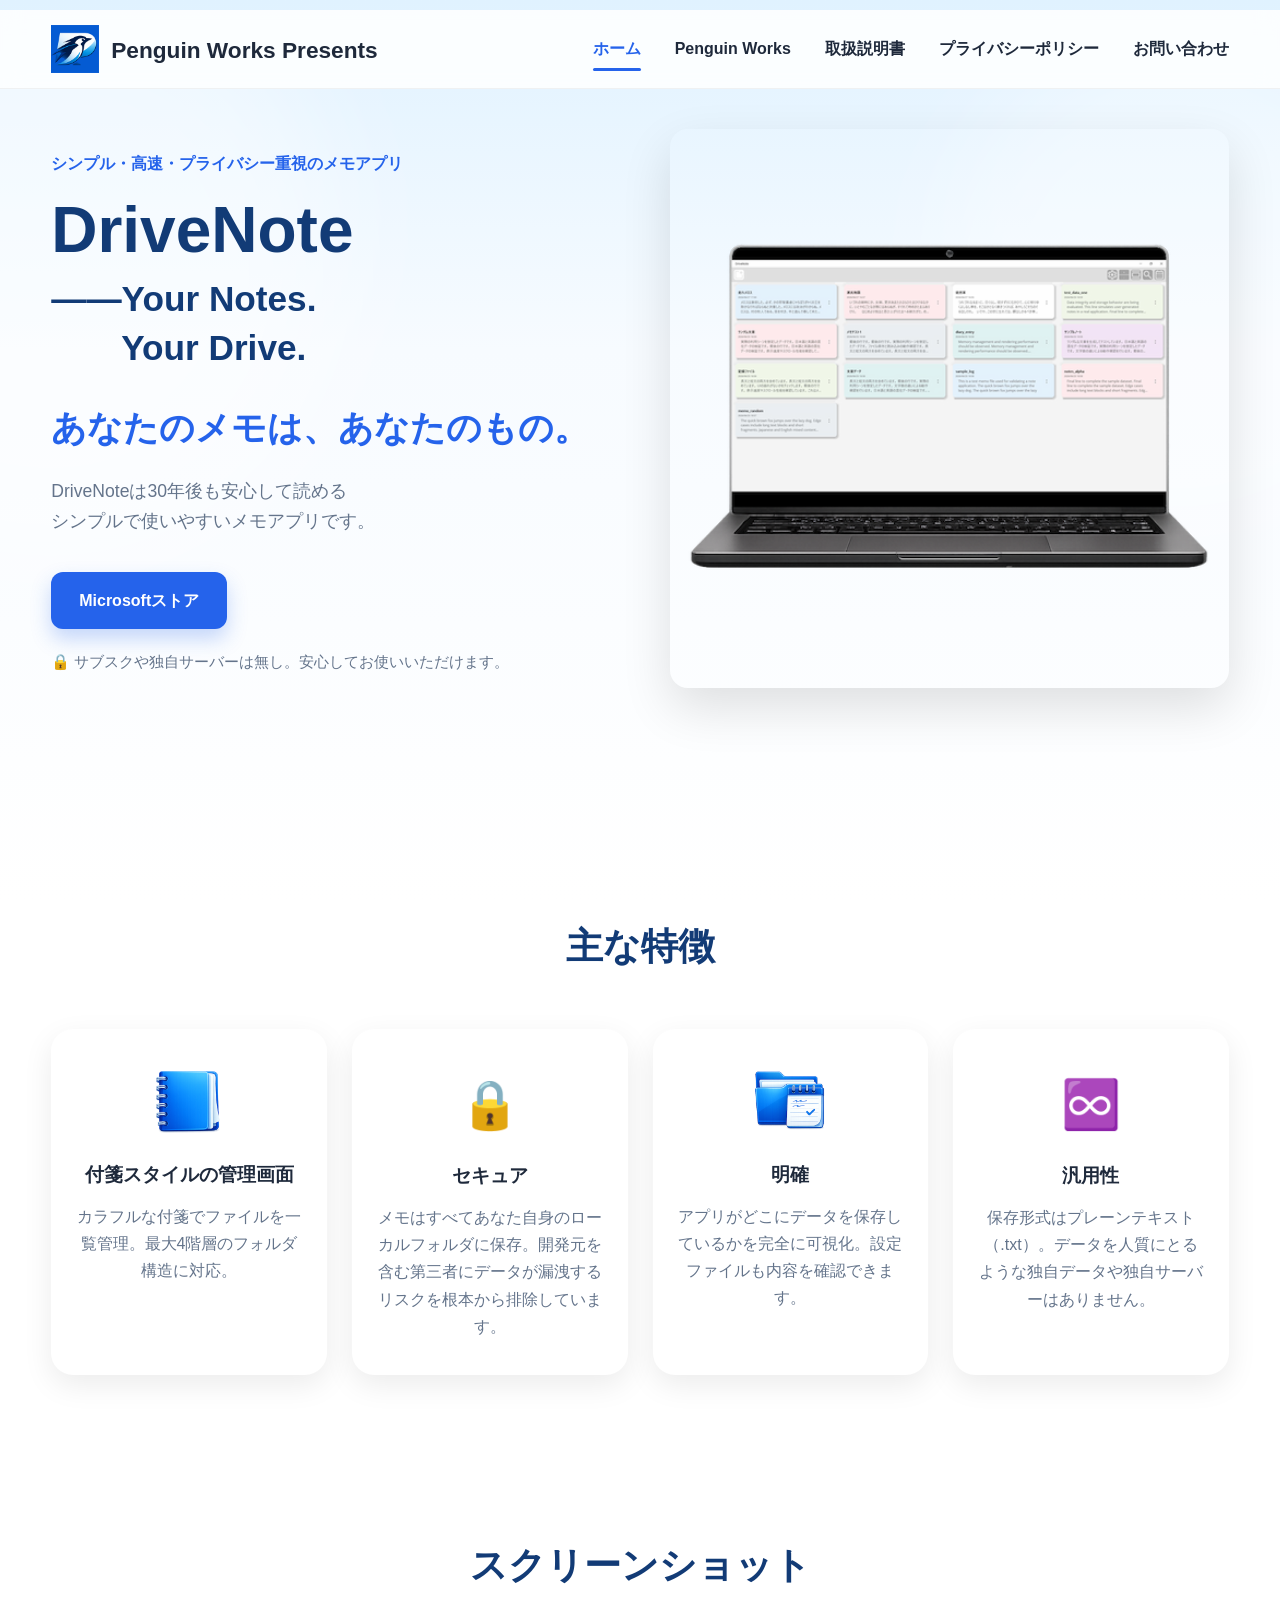
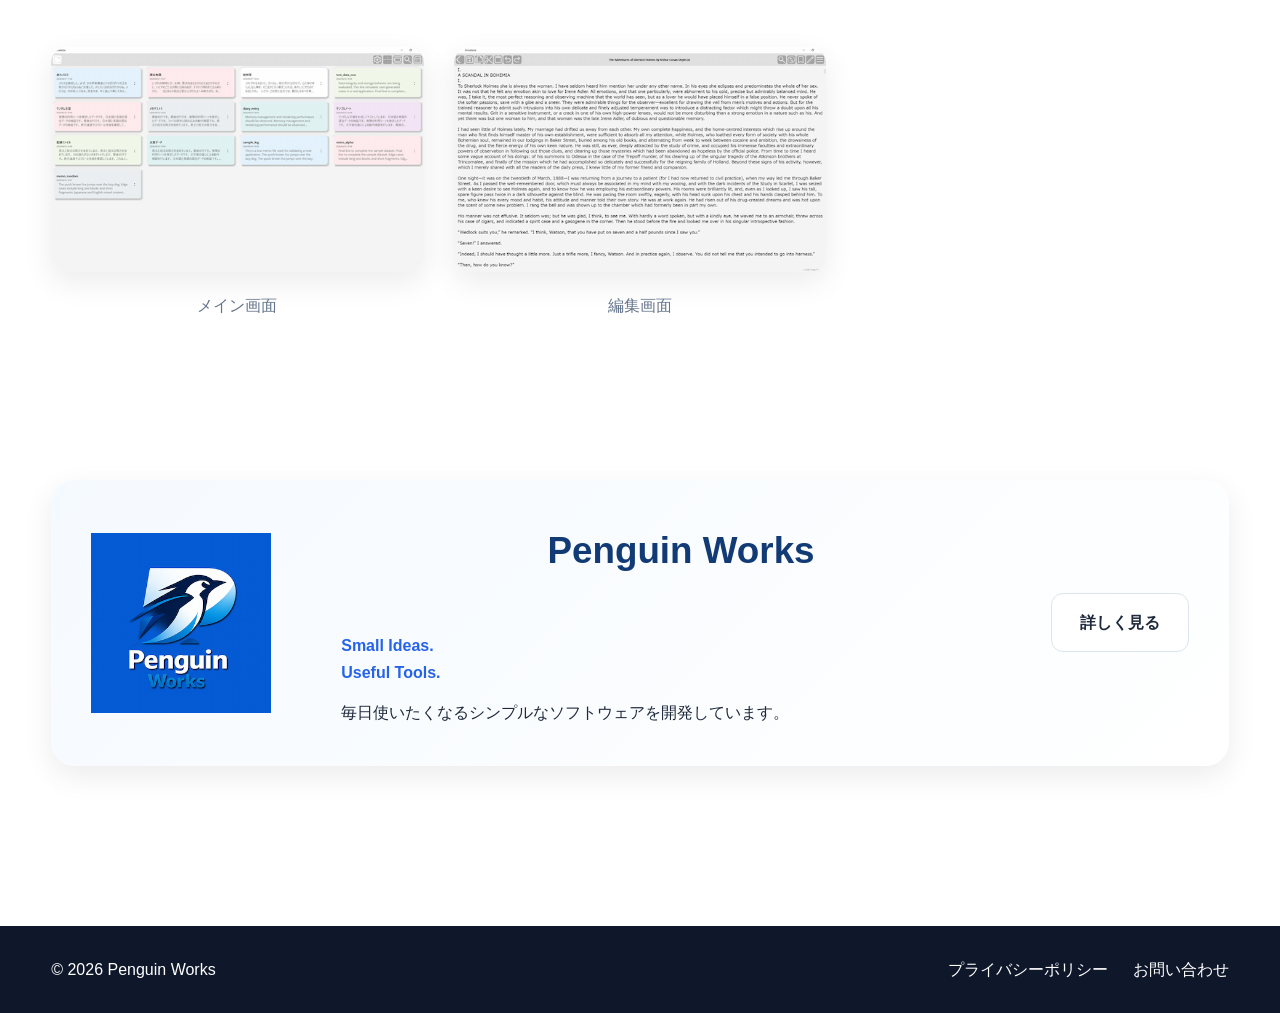
<file: index.html>
<!DOCTYPE html>
<html lang="ja">
<head>
    <meta charset="UTF-8">
    <meta name="viewport" content="width=device-width, initial-scale=1.0">
    <title>DriveNote | シンプル・高速・プライバシー重視のメモアプリ</title>
    <meta name="description" content="DriveNoteはシンプル・高速・プライバシー重視のメモアプリです。プレーンテキストで30年後も安心して読める、あなたのためのメモアプリ。">
    <link rel="stylesheet" href="styles.css">
    <link rel="icon" href="/images/favicon.ico" sizes="any">
    <link rel="icon" type="image/png" sizes="16x16" href="/images/favicon-16x16.png">
    <link rel="icon" type="image/png" sizes="32x32" href="/images/favicon-32x32.png">
    <link rel="icon" type="image/png" sizes="48x48" href="/images/favicon-48x48.png">
    <link rel="icon" type="image/png" sizes="96x96" href="/images/favicon-96x96.png">
    <link rel="icon" type="image/png" sizes="192x192" href="/images/favicon-192x192.png">
    <link rel="apple-touch-icon" sizes="180x180" href="/images/apple-touch-icon.png">
    <script src="script.js" defer></script>
</head>
<body>

<header>
    <div class="container nav">
        <a href="index.html" class="logo">
            <img src="images/Penguin Works LogoS.png" alt="Penguin Works Presents">
            <span><small>Penguin Works Presents</small></span>
        </a>
        <nav>
            <a href="index.html" class="active">ホーム</a>
            <a href="about.html">Penguin Works</a>
            <a href="manual.html">取扱説明書</a>
            <a href="privacy.html">プライバシーポリシー</a>
            <a href="contact.html">お問い合わせ</a>
        </nav>
    </div>
</header>

<main>
    <section class="hero">
        <div class="container hero-grid">
            <div class="hero-text">
                <p class="hero-tag">シンプル・高速・プライバシー重視のメモアプリ</p>
                
                <h1>DriveNote</h1>
                <p class="hero-catch">
                    ――Your Notes.<br>
                    　　Your Drive.
                </p>

                <p class="hero-sub">あなたのメモは、あなたのもの。</p>

                <p class="hero-desc">
                    DriveNoteは30年後も安心して読める<br>
                    シンプルで使いやすいメモアプリです。
                </p>

                <div class="store-buttons">
                    <a href="https://apps.microsoft.com/detail/9NX79L4CV94H" class="btn btn-primary" target="_blank">Microsoftストア</a>
<!-- 
                    <a href="#" class="btn btn-secondary">App Store（準備中）</a>
                    <a href="#" class="btn btn-secondary">Google Play（準備中）</a>
--> 
                </div>

                <div class="privacy-note">
                    🔒 サブスクや独自サーバーは無し。安心してお使いいただけます。
                </div>
            </div>

            <div class="hero-image">
                <img src="images/main-Note-screenshot.png" alt="DriveNoteメイン画面" class="main-screen">
<!--
                <img src="images/smartphone.png" alt="" class="floating-phone">
--> 
            </div>
        </div>
    </section>

    <section class="features">
        <div class="container">
            <h2>主な特徴</h2>
            <div class="feature-grid">

                <article class="feature-card">
                    <img src="images/BlueNote.png" alt="AI">
                    <h3>付箋スタイルの管理画面</h3>
                    <p>カラフルな付箋でファイルを一覧管理。最大4階層のフォルダ構造に対応。</p>
                </article>

                <article class="feature-card">
                    <div class="feature-icon">🔒</div>
                    <h3>セキュア</h3>
                    <p>メモはすべてあなた自身のローカルフォルダに保存。開発元を含む第三者にデータが漏洩するリスクを根本から排除しています。</p>
                </article>

                <article class="feature-card">
                    <img src="images/BlueFolder Memo.png" alt="メモ">
                    <h3>明確</h3>
                    <p>アプリがどこにデータを保存しているかを完全に可視化。設定ファイルも内容を確認できます。</p>
                </article>

                <article class="feature-card">
                    <div class="feature-icon">♾️</div>
                    <h3>汎用性</h3>
                    <p>保存形式はプレーンテキスト（.txt）。データを人質にとるような独自データや独自サーバーはありません。</p>
                </article>

            </div>
        </div>
    </section>

    <section class="screenshots">
        <div class="container">
            <h2>スクリーンショット</h2>
            <div class="screenshot-grid">
                <figure>
                    <img src="images/main-screenshot.png" alt="メイン画面">
                    <figcaption>メイン画面</figcaption>
                </figure>

                <figure>
                    <img src="images/Edit-screenshot.png" alt="フォルダ管理">
                    <figcaption>編集画面</figcaption>
                </figure>

            </div>
        </div>
    </section>

    <section class="penguin-section">
        <div class="container">
            <div class="penguin-card">
                <img src="images/Penguin Works Logo.png" alt="Penguin Works">
                <div>
                    <h2>Penguin Works</h2>
                    <p class="slogan">Small Ideas.<br>Useful Tools.</p>
                    <p>毎日使いたくなるシンプルなソフトウェアを開発しています。</p>
                </div>
                <a href="about.html" class="btn btn-secondary">詳しく見る</a>
            </div>
        </div>
    </section>
</main>

<footer>
    <div class="container footer-content">
        <p>© 2026 Penguin Works</p>
        <div>
            <a href="privacy.html">プライバシーポリシー</a>
            <a href="contact.html">お問い合わせ</a>
        </div>
    </div>
</footer>

</body>
</html>
</file>
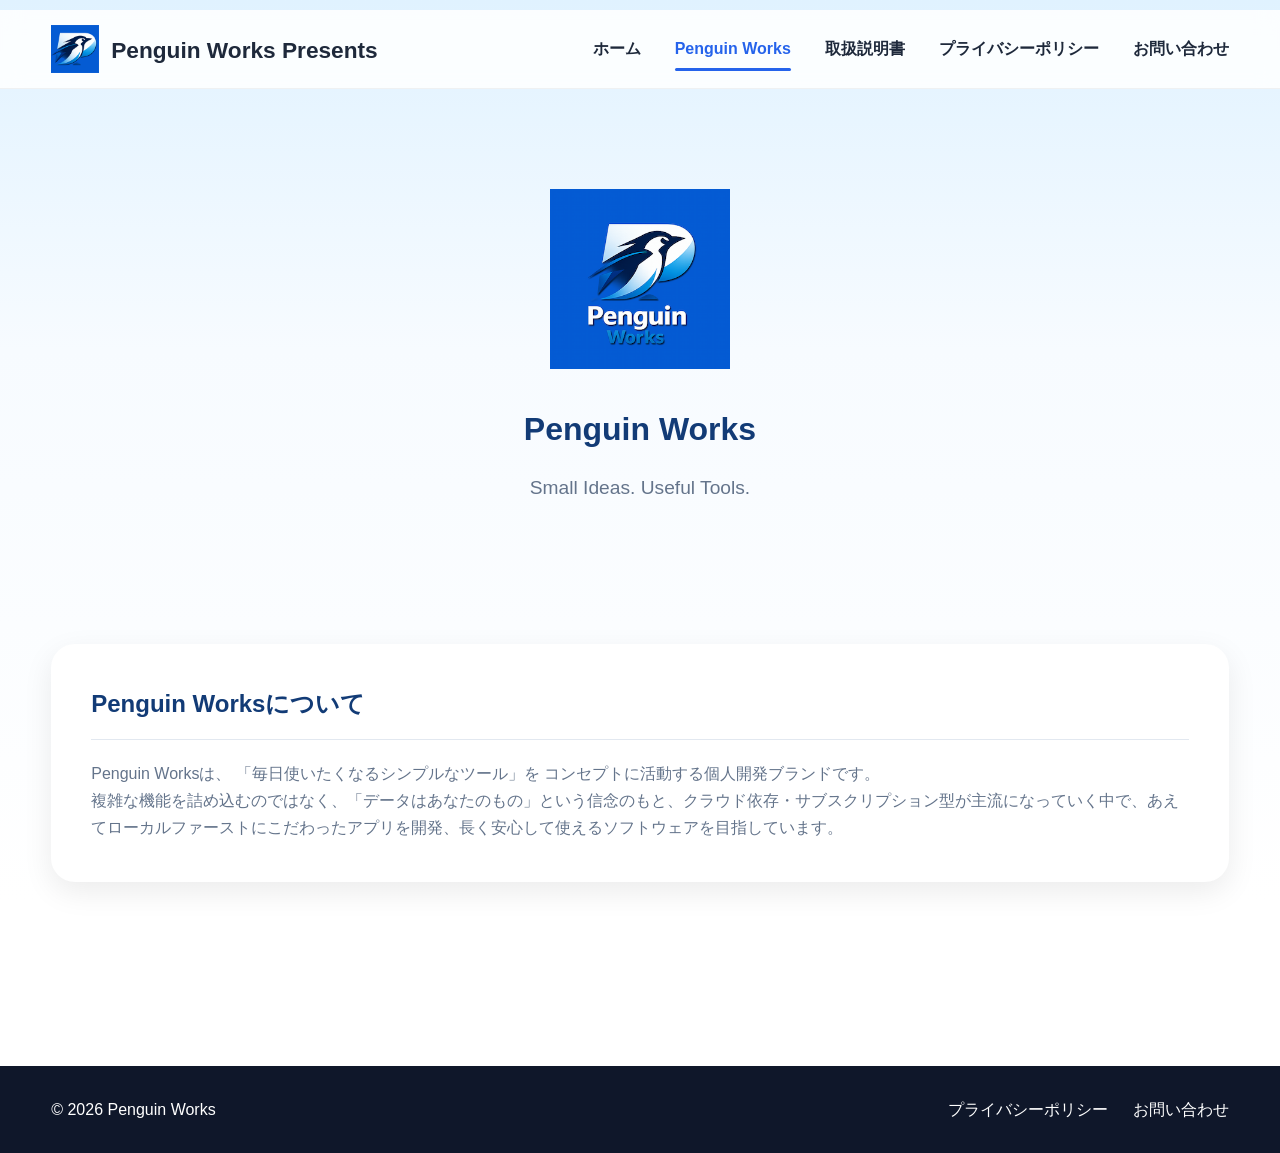
<file: about.html>
<!DOCTYPE html>
<html lang="ja">
<head>
    <meta charset="UTF-8">
    <meta name="viewport" content="width=device-width, initial-scale=1.0">
    <title>Penguin Works | DriveNote</title>
    <link rel="stylesheet" href="styles.css">
    <link rel="icon" href="/images/favicon.ico" sizes="any">
    <link rel="icon" type="image/png" sizes="16x16" href="/images/favicon-16x16.png">
    <link rel="icon" type="image/png" sizes="32x32" href="/images/favicon-32x32.png">
    <link rel="icon" type="image/png" sizes="48x48" href="/images/favicon-48x48.png">
    <link rel="icon" type="image/png" sizes="96x96" href="/images/favicon-96x96.png">
    <link rel="icon" type="image/png" sizes="192x192" href="/images/favicon-192x192.png">
    <link rel="apple-touch-icon" sizes="180x180" href="/images/apple-touch-icon.png">
    <script src="script.js" defer></script>
    <script src="script.js" defer></script>
</head>
<body>

<header>
    <div class="container nav">
        <a href="index.html" class="logo">
            <img src="images/Penguin Works LogoS.png" alt="Penguin Works Presents">
            <span><small>Penguin Works Presents</small></span>
        </a>
        <nav>
            <a href="index.html">ホーム</a>
            <a href="about.html" class="active">Penguin Works</a>
            <a href="manual.html">取扱説明書</a>
            <a href="privacy.html">プライバシーポリシー</a>
            <a href="contact.html">お問い合わせ</a>
        </nav>
    </div>
</header>

<main>
    <section class="page-hero">
        <div class="container">
            <img src="images/Penguin Works Logo.png" class="about-logo" alt="Penguin Works">
            <h1>Penguin Works</h1>
            <p class="lead">Small Ideas. Useful Tools.</p>
        </div>
    </section>

    <section>
        <div class="container content-card">
            <h2>Penguin Worksについて</h2>
            <p>
                Penguin Worksは、
                「毎日使いたくなるシンプルなツール」を
                コンセプトに活動する個人開発ブランドです。
            </p>
            <p>
                複雑な機能を詰め込むのではなく、「データはあなたのもの」という信念のもと、クラウド依存・サブスクリプション型が主流になっていく中で、あえてローカルファーストにこだわったアプリを開発、長く安心して使えるソフトウェアを目指しています。
            </p>
        </div>
    </section>

</main>

<footer>
    <div class="container footer-content">
        <p>© 2026 Penguin Works</p>
        <div>
            <a href="privacy.html">プライバシーポリシー</a>
            <a href="contact.html">お問い合わせ</a>
        </div>
    </div>
</footer>

</body>
</html>
</file>
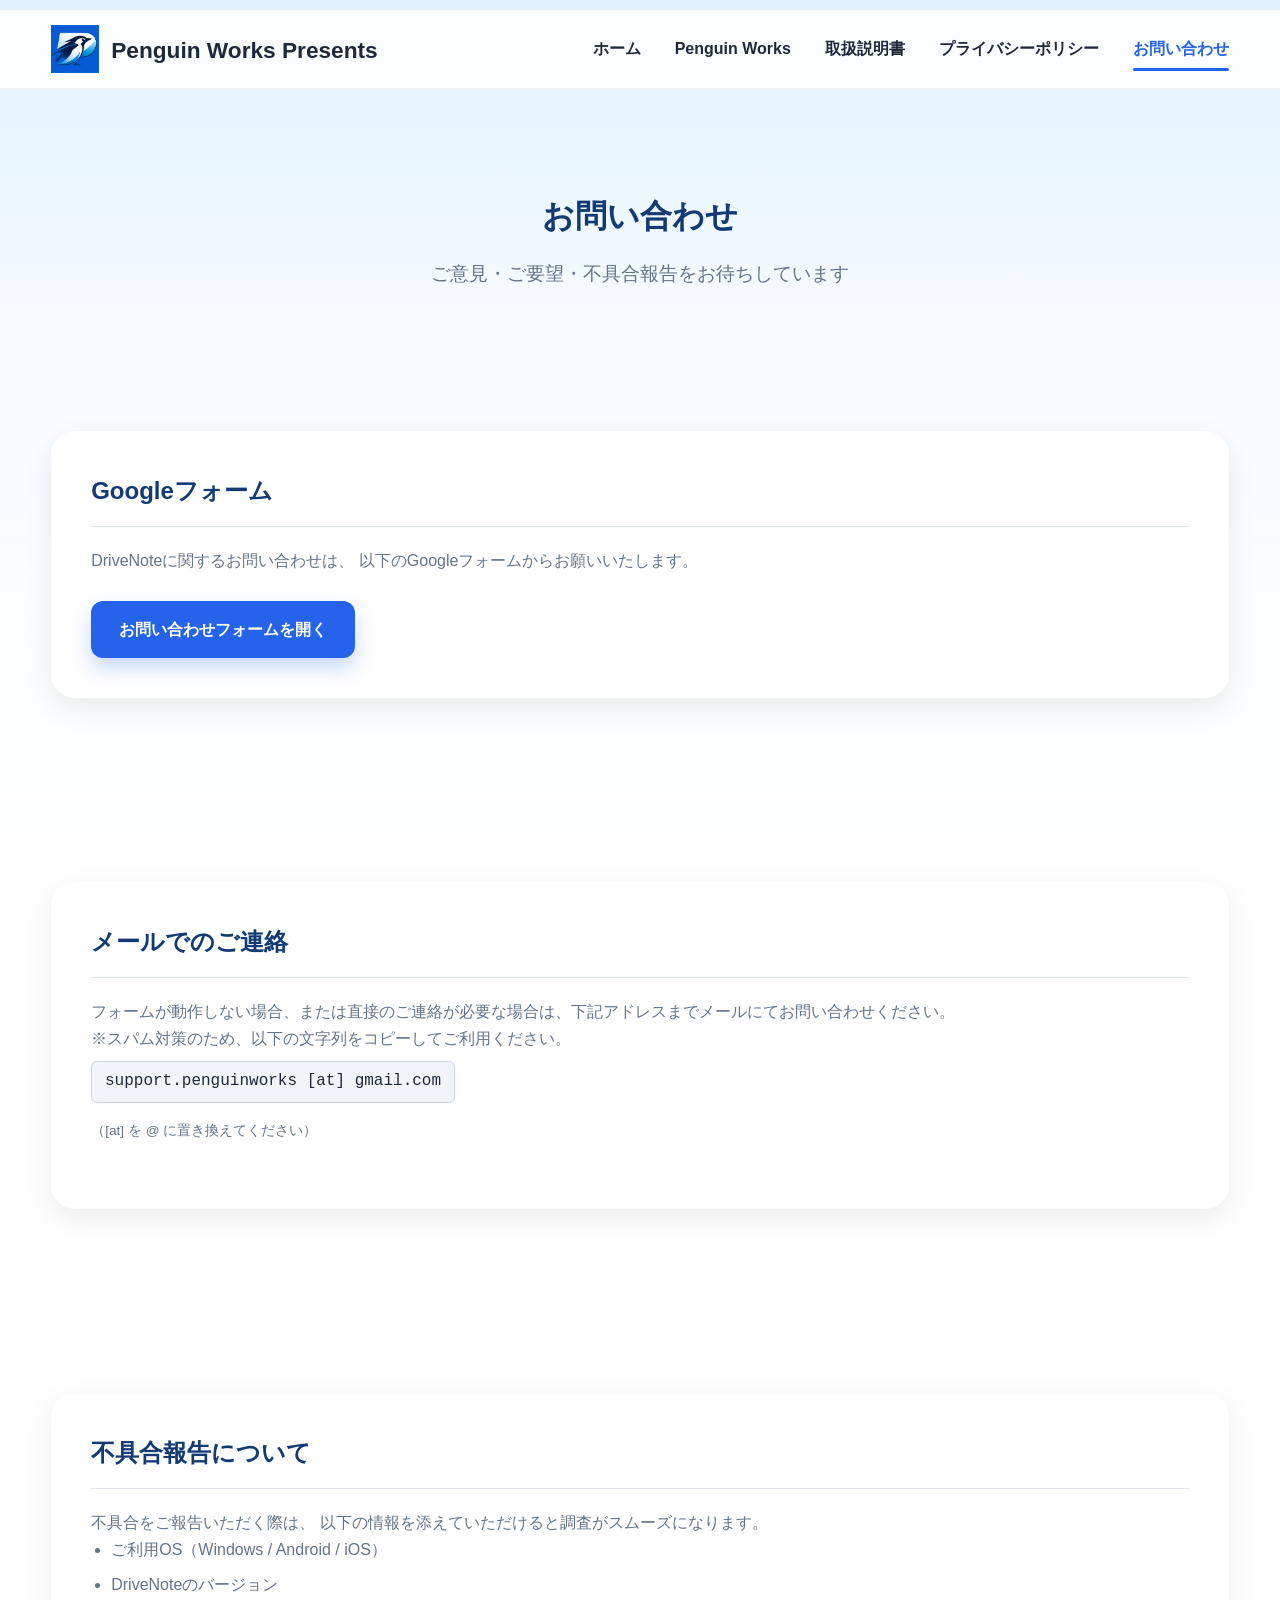
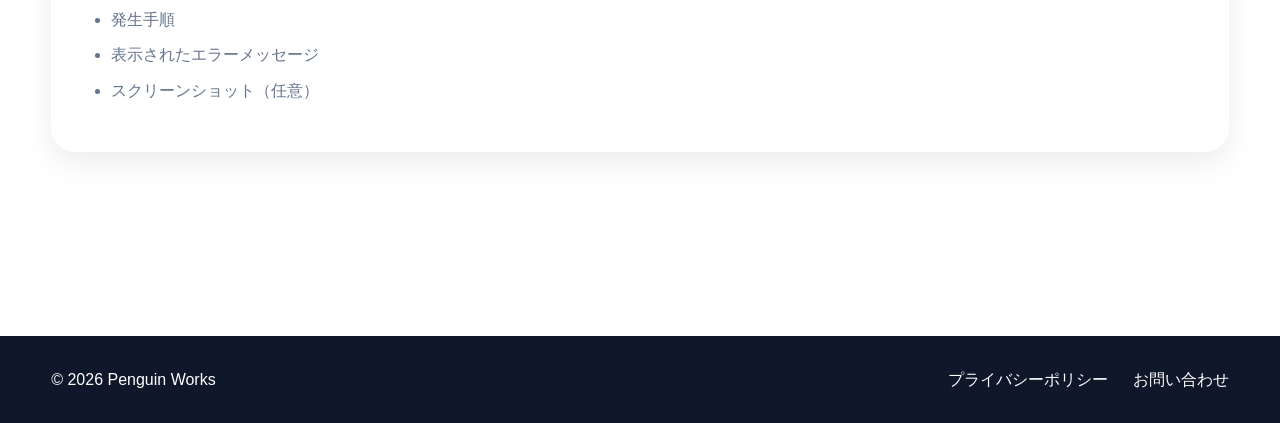
<file: contact.html>
<!DOCTYPE html>
<html lang="ja">
<head>
    <meta charset="UTF-8">
    <meta name="viewport" content="width=device-width, initial-scale=1.0">
    <title>お問い合わせ | DriveNote</title>
    <meta name="description" content="DriveNoteへのお問い合わせ、ご意見、ご要望、不具合報告はこちらから。">
    <link rel="stylesheet" href="styles.css">
    <link rel="icon" href="/images/favicon.ico" sizes="any">
    <link rel="icon" type="image/png" sizes="16x16" href="/images/favicon-16x16.png">
    <link rel="icon" type="image/png" sizes="32x32" href="/images/favicon-32x32.png">
    <link rel="icon" type="image/png" sizes="48x48" href="/images/favicon-48x48.png">
    <link rel="icon" type="image/png" sizes="96x96" href="/images/favicon-96x96.png">
    <link rel="icon" type="image/png" sizes="192x192" href="/images/favicon-192x192.png">
    <link rel="apple-touch-icon" sizes="180x180" href="/images/apple-touch-icon.png">
    <script src="script.js" defer></script>
    <script src="script.js" defer></script>
</head>
<body>

<header>
    <div class="container nav">
        <a href="index.html" class="logo">
            <img src="images/Penguin Works LogoS.png" alt="Penguin Works Presents">
            <span><small>Penguin Works Presents</small></span>
        </a>
        <nav>
            <a href="index.html">ホーム</a>
            <a href="about.html">Penguin Works</a>
            <a href="manual.html">取扱説明書</a>
            <a href="privacy.html">プライバシーポリシー</a>
            <a href="contact.html" class="active">お問い合わせ</a>
        </nav>
    </div>
</header>

<main>
    <section class="page-hero">
        <div class="container">
            <h1>お問い合わせ</h1>
            <p class="lead">ご意見・ご要望・不具合報告をお待ちしています</p>
        </div>
    </section>

    <section>
        <div class="container content-card">
            <h2>Googleフォーム</h2>
            <p>
                DriveNoteに関するお問い合わせは、
                以下のGoogleフォームからお願いいたします。
            </p>
            <br>
            <a href="https://forms.gle/235obKqL4MrqfbVZ7" target="_blank" rel="noopener noreferrer" class="btn btn-primary">
                お問い合わせフォームを開く
            </a>
        </div>
    </section>

    <section>
        <div class="container content-card">
            <div class="contact-box">
                <h2>メールでのご連絡</h2>
                <p>フォームが動作しない場合、または直接のご連絡が必要な場合は、下記アドレスまでメールにてお問い合わせください。</p>
                <p>※スパム対策のため、以下の文字列をコピーしてご利用ください。</p>
                <div class="email-display">support.penguinworks [at] gmail.com</div>
                <p style="font-size: 0.85rem; margin-top: 0.5rem;">（[at] を @ に置き換えてください）</p>
            </div>
            <br>
        </div>
    </section>

    <section>
        <div class="container content-card">
            <h2>不具合報告について</h2>
            <p>
                不具合をご報告いただく際は、
                以下の情報を添えていただけると調査がスムーズになります。
            </p>
            <ul>
                <li>ご利用OS（Windows / Android / iOS）</li>
                <li>DriveNoteのバージョン</li>
                <li>発生手順</li>
                <li>表示されたエラーメッセージ</li>
                <li>スクリーンショット（任意）</li>
            </ul>
        </div>
    </section>

</main>

<footer>
    <div class="container footer-content">
        <p>© 2026 Penguin Works</p>
        <div>
            <a href="privacy.html">プライバシーポリシー</a>
            <a href="contact.html">お問い合わせ</a>
        </div>
    </div>
</footer>

</body>
</html>
</file>
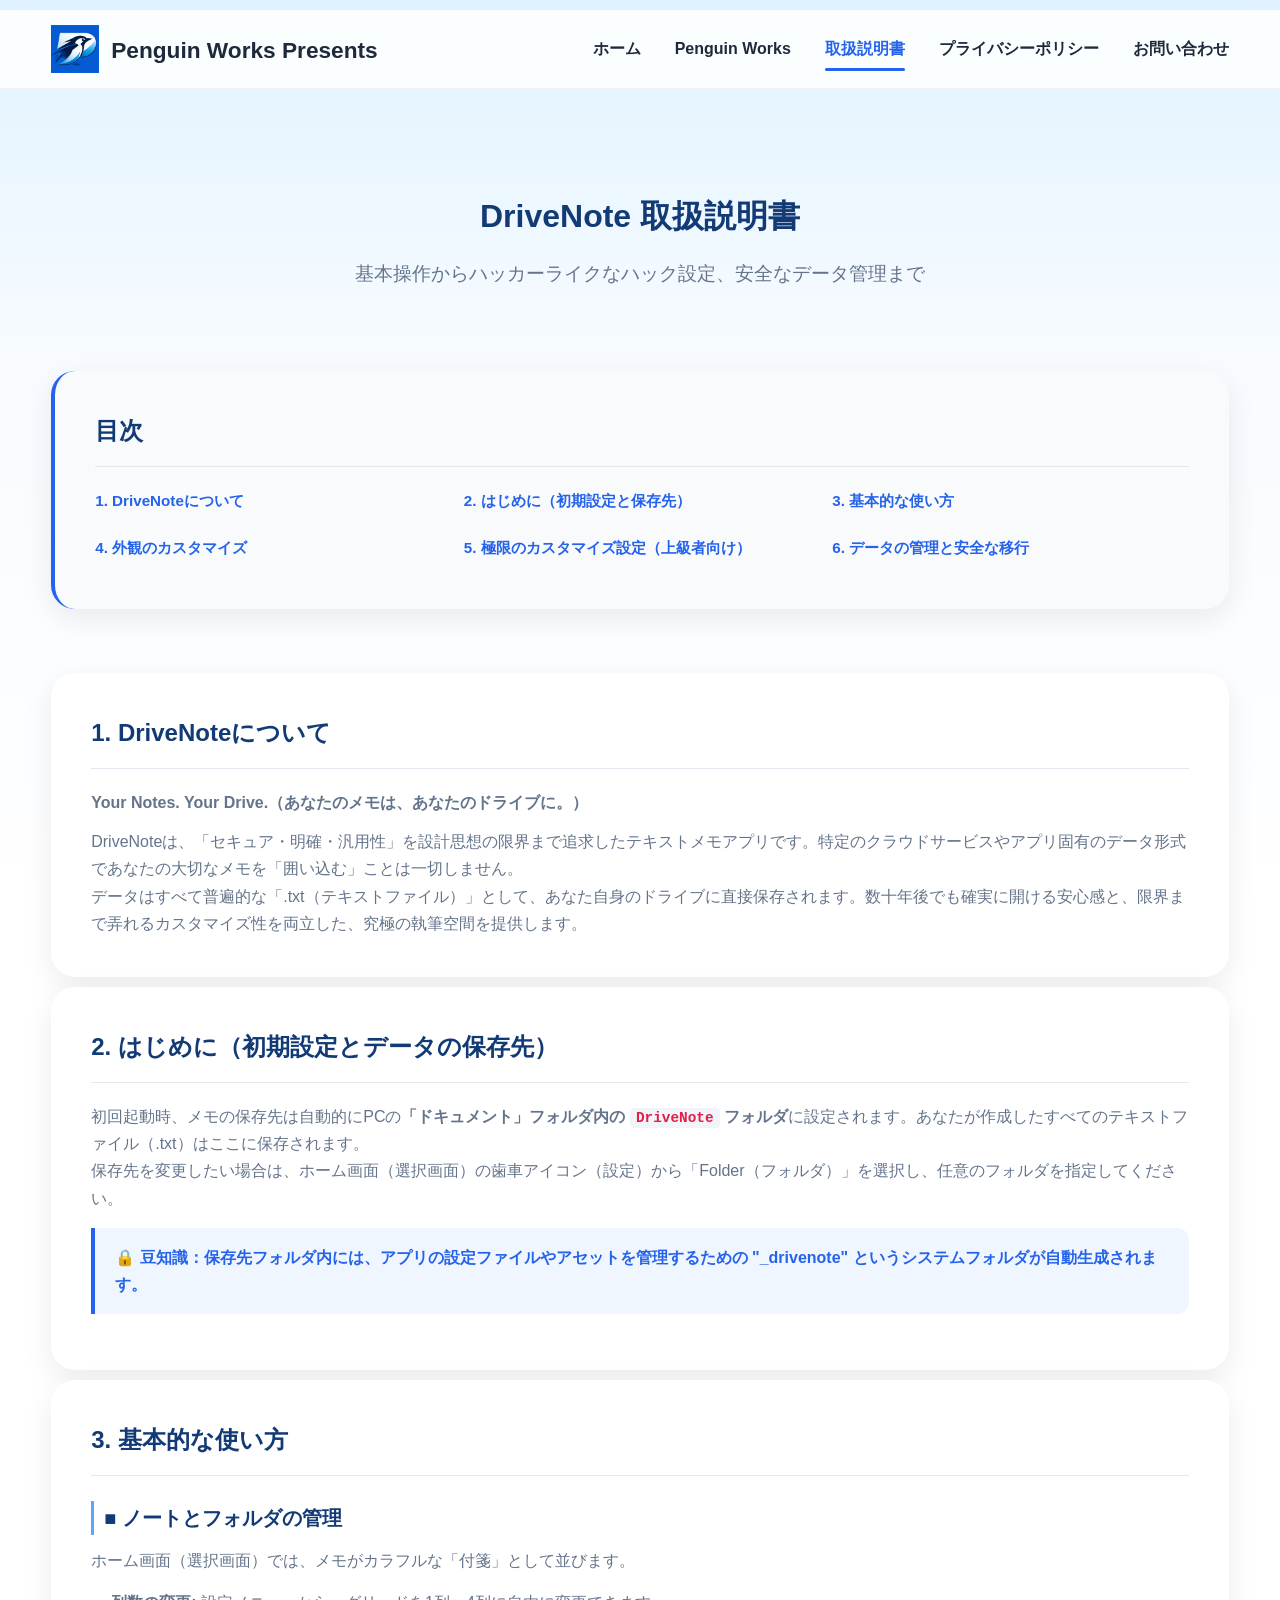
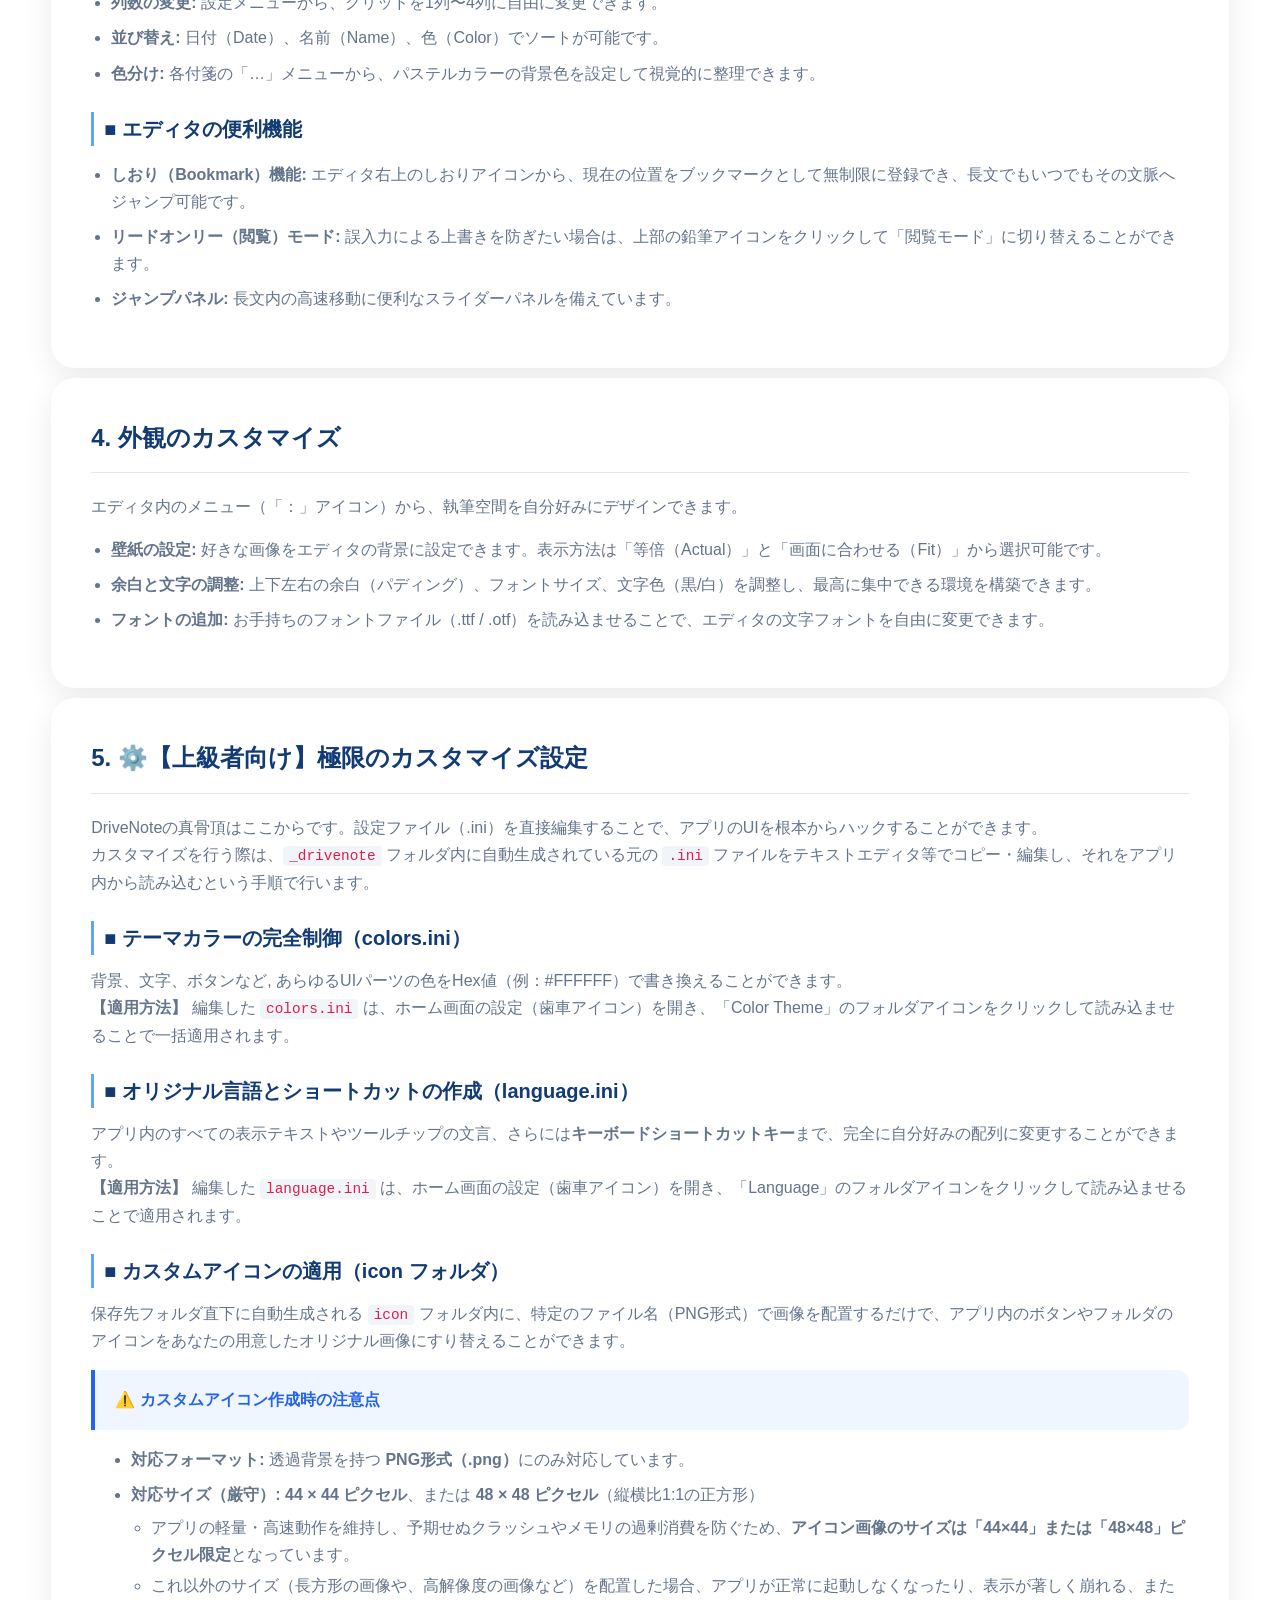
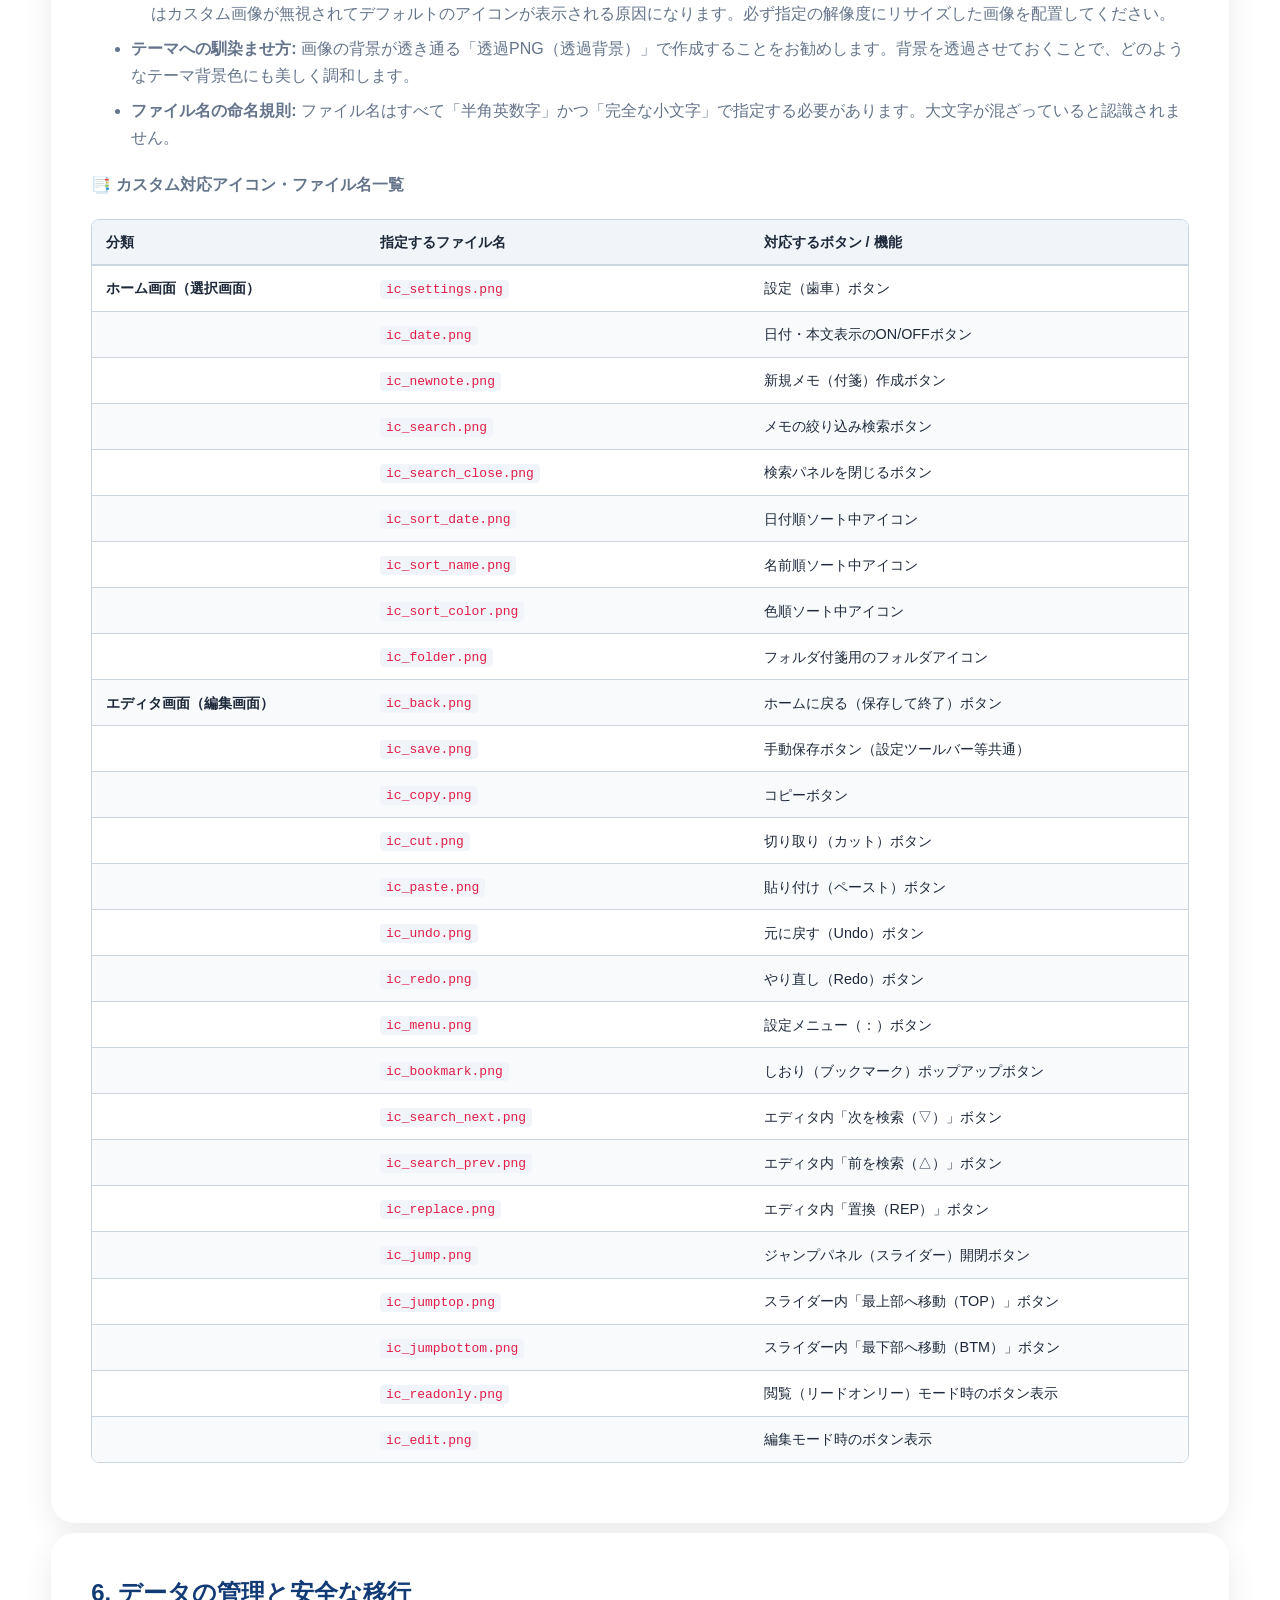
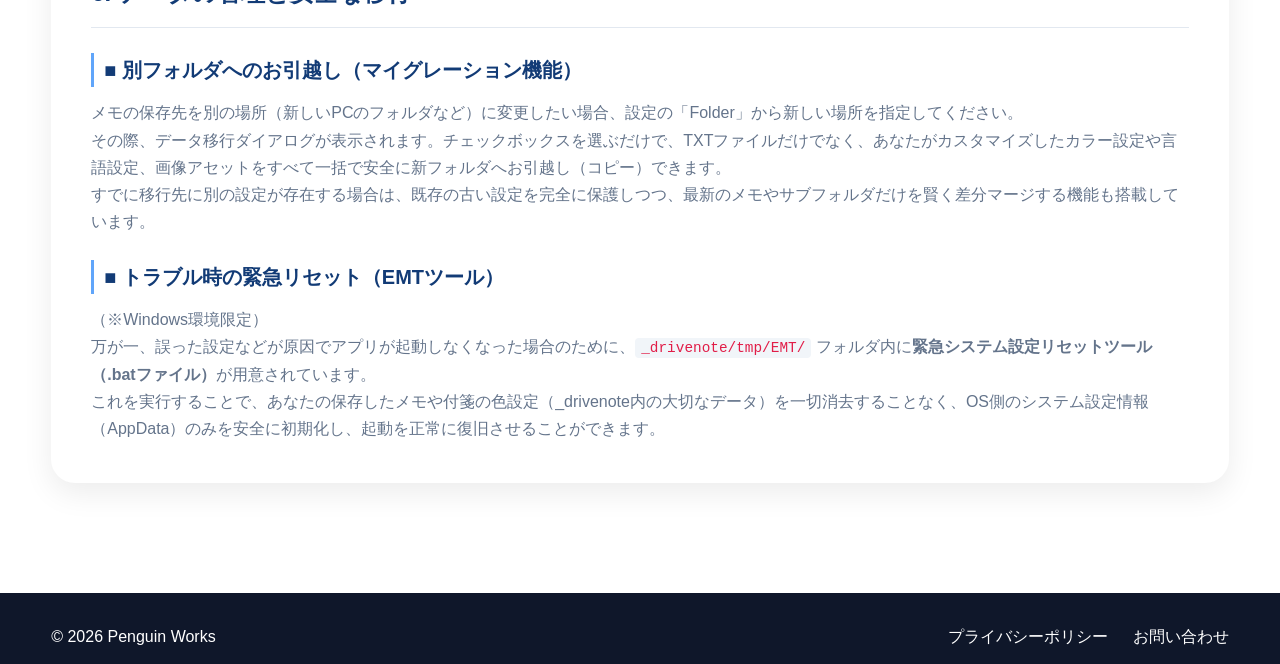
<file: manual.html>
<!DOCTYPE html>
<html lang="ja">
<head>
    <meta charset="UTF-8">
    <meta name="viewport" content="width=device-width, initial-scale=1.0">
    <title>取扱説明書 | DriveNote</title>
    <meta name="description" content="DriveNoteの基本的な使い方、外観の変更方法、設定ファイル（.ini）を用いた上級者向けの極限カスタマイズ、および安全なデータ移行手順について。">
    <link rel="stylesheet" href="styles.css">
    <link rel="icon" href="/images/favicon.ico" sizes="any">
    <link rel="icon" type="image/png" sizes="16x16" href="/images/favicon-16x16.png">
    <link rel="icon" type="image/png" sizes="32x32" href="/images/favicon-32x32.png">
    <link rel="icon" type="image/png" sizes="48x48" href="/images/favicon-48x48.png">
    <link rel="icon" type="image/png" sizes="96x96" href="/images/favicon-96x96.png">
    <link rel="icon" type="image/png" sizes="192x192" href="/images/favicon-192x192.png">
    <link rel="apple-touch-icon" sizes="180x180" href="/images/apple-touch-icon.png">
    <script src="script.js" defer></script>
</head>
<body>

<header>
    <div class="container nav">
        <a href="index.html" class="logo">
            <img src="images/Penguin Works LogoS.png" alt="Penguin Works Presents">
            <span><small>Penguin Works Presents</small></span>
        </a>
        <nav>
            <a href="index.html">ホーム</a>
            <a href="about.html">Penguin Works</a>
            <a href="manual.html" class="active">取扱説明書</a>
            <a href="privacy.html">プライバシーポリシー</a>
            <a href="contact.html">お問い合わせ</a>
        </nav>
    </div>
</header>

<main>
    <section class="page-hero">
        <div class="container">
            <h1>DriveNote 取扱説明書</h1>
            <p class="lead">基本操作からハッカーライクなハック設定、安全なデータ管理まで</p>
        </div>
    </section>

    <!-- 目次セクション -->
    <section style="padding: 20px 0;">
        <div class="container content-card toc-card">
            <h2>目次</h2>
            <ul class="toc-list">
                <li><a href="#about">1. DriveNoteについて</a></li>
                <li><a href="#getting-started">2. はじめに（初期設定と保存先）</a></li>
                <li><a href="#basic">3. 基本的な使い方</a></li>
                <li><a href="#customize">4. 外観のカスタマイズ</a></li>
                <li><a href="#advanced">5. 極限のカスタマイズ設定（上級者向け）</a></li>
                <li><a href="#data-management">6. データの管理と安全な移行</a></li>
            </ul>
        </div>
    </section>

    <!-- 本文セクション -->
    <section style="padding: 20px 0;">
        <div class="container">

            <!-- 1. DriveNoteについて -->
            <div id="about" class="content-card manual-section">
                <h2>1. DriveNoteについて</h2>
                <p class="slogan">Your Notes. Your Drive.（あなたのメモは、あなたのドライブに。）</p>
                <p>
                    DriveNoteは、「セキュア・明確・汎用性」を設計思想の限界まで追求したテキストメモアプリです。特定のクラウドサービスやアプリ固有のデータ形式であなたの大切なメモを「囲い込む」ことは一切しません。
                </p>
                <p>
                    データはすべて普遍的な「.txt（テキストファイル）」として、あなた自身のドライブに直接保存されます。数十年後でも確実に開ける安心感と、限界まで弄れるカスタマイズ性を両立した、究極の執筆空間を提供します。
                </p>
            </div>

            <!-- 2. はじめに -->
            <div id="getting-started" class="content-card manual-section">
                <h2>2. はじめに（初期設定とデータの保存先）</h2>
                <p>
                    初回起動時、メモの保存先は自動的にPCの<strong>「ドキュメント」フォルダ内の <span class="code-inline">DriveNote</span> フォルダ</strong>に設定されます。あなたが作成したすべてのテキストファイル（.txt）はここに保存されます。
                </p>
                <p>
                    保存先を変更したい場合は、ホーム画面（選択画面）の歯車アイコン（設定）から「Folder（フォルダ）」を選択し、任意のフォルダを指定してください。
                </p>
                <div class="highlight-box">
                    <p>🔒 豆知識：保存先フォルダ内には、アプリの設定ファイルやアセットを管理するための "_drivenote" というシステムフォルダが自動生成されます。</p>
                </div>
            </div>

            <!-- 3. 基本的な使い方 -->
            <div id="basic" class="content-card manual-section">
                <h2>3. 基本的な使い方</h2>
                
                <h3>■ ノートとフォルダの管理</h3>
                <p>ホーム画面（選択画面）では、メモがカラフルな「付箋」として並びます。</p>
                <ul class="list-styled">
                    <li><strong>列数の変更:</strong> 設定メニューから、グリッドを1列〜4列に自由に変更できます。</li>
                    <li><strong>並び替え:</strong> 日付（Date）、名前（Name）、色（Color）でソートが可能です。</li>
                    <li><strong>色分け:</strong> 各付箋の「…」メニューから、パステルカラーの背景色を設定して視覚的に整理できます。</li>
                </ul>

                <h3>■ エディタの便利機能</h3>
                <ul class="list-styled">
                    <li><strong>しおり（Bookmark）機能:</strong> エディタ右上のしおりアイコンから、現在の位置をブックマークとして無制限に登録でき、長文でもいつでもその文脈へジャンプ可能です。</li>
                    <li><strong>リードオンリー（閲覧）モード:</strong> 誤入力による上書きを防ぎたい場合は、上部の鉛筆アイコンをクリックして「閲覧モード」に切り替えることができます。</li>
                    <li><strong>ジャンプパネル:</strong> 長文内の高速移動に便利なスライダーパネルを備えています。</li>
                </ul>
            </div>

            <!-- 4. 外観のカスタマイズ -->
            <div id="customize" class="content-card manual-section">
                <h2>4. 外観のカスタマイズ</h2>
                <p>エディタ内のメニュー（「：」アイコン）から、執筆空間を自分好みにデザインできます。</p>
                <ul class="list-styled">
                    <li><strong>壁紙の設定:</strong> 好きな画像をエディタの背景に設定できます。表示方法は「等倍（Actual）」と「画面に合わせる（Fit）」から選択可能です。</li>
                    <li><strong>余白と文字の調整:</strong> 上下左右の余白（パディング）、フォントサイズ、文字色（黒/白）を調整し、最高に集中できる環境を構築できます。</li>
                    <li><strong>フォントの追加:</strong> お手持ちのフォントファイル（.ttf / .otf）を読み込ませることで、エディタの文字フォントを自由に変更できます。</li>
                </ul>
            </div>

            <!-- 5. 極限のカスタマイズ設定（上級者向け） -->
            <div id="advanced" class="content-card manual-section">
                <h2>5. ⚙️【上級者向け】極限のカスタマイズ設定</h2>
                <p>
                    DriveNoteの真骨頂はここからです。設定ファイル（.ini）を直接編集することで、アプリのUIを根本からハックすることができます。
                </p>
                <p>
                    カスタマイズを行う際は、<span class="code-inline">_drivenote</span> フォルダ内に自動生成されている元の <span class="code-inline">.ini</span> ファイルをテキストエディタ等でコピー・編集し、それをアプリ内から読み込むという手順で行います。
                </p>

                <h3>■ テーマカラーの完全制御（colors.ini）</h3>
                <p>背景、文字、ボタンなど, あらゆるUIパーツの色をHex値（例：#FFFFFF）で書き換えることができます。</p>
                <p>
                    <strong>【適用方法】</strong> 編集した <span class="code-inline">colors.ini</span> は、ホーム画面の設定（歯車アイコン）を開き、「Color Theme」のフォルダアイコンをクリックして読み込ませることで一括適用されます。
                </p>

                <h3>■ オリジナル言語とショートカットの作成（language.ini）</h3>
                <p>アプリ内のすべての表示テキストやツールチップの文言、さらには<strong>キーボードショートカットキー</strong>まで、完全に自分好みの配列に変更することができます。</p>
                <p>
                    <strong>【適用方法】</strong> 編集した <span class="code-inline">language.ini</span> は、ホーム画面の設定（歯車アイコン）を開き、「Language」のフォルダアイコンをクリックして読み込ませることで適用されます。
                </p>

                <h3>■ カスタムアイコンの適用（icon フォルダ）</h3>
                <p>
                    保存先フォルダ直下に自動生成される <span class="code-inline">icon</span> フォルダ内に、特定のファイル名（PNG形式）で画像を配置するだけで、アプリ内のボタンやフォルダのアイコンをあなたの用意したオリジナル画像にすり替えることができます。
                </p>

                <div class="highlight-box">
                    <p>⚠️ カスタムアイコン作成時の注意点</p>
                </div>
                <div class="warning-details">
                    <ul>
                        <li><strong>対応フォーマット:</strong> 透過背景を持つ <strong>PNG形式（.png）</strong>にのみ対応しています。</li>
                        <li><strong>対応サイズ（厳守）:</strong> <strong>44 × 44 ピクセル</strong>、または <strong>48 × 48 ピクセル</strong>（縦横比1:1の正方形）
                            <ul>
                                <li>アプリの軽量・高速動作を維持し、予期せぬクラッシュやメモリの過剰消費を防ぐため、<strong>アイコン画像のサイズは「44×44」または「48×48」ピクセル限定</strong>となっています。</li>
                                <li>これ以外のサイズ（長方形の画像や、高解像度の画像など）を配置した場合、アプリが正常に起動しなくなったり、表示が著しく崩れる、またはカスタム画像が無視されてデフォルトのアイコンが表示される原因になります。必ず指定の解像度にリサイズした画像を配置してください。</li>
                            </ul>
                        </li>
                        <li><strong>テーマへの馴染ませ方:</strong> 画像の背景が透き通る「透過PNG（透過背景）」で作成することをお勧めします。背景を透過させておくことで、どのようなテーマ背景色にも美しく調和します。</li>
                        <li><strong>ファイル名の命名規則:</strong> ファイル名はすべて「半角英数字」かつ「完全な小文字」で指定する必要があります。大文字が混ざっていると認識されません。</li>
                    </ul>
                </div>

                <p>📑 <strong>カスタム対応アイコン・ファイル名一覧</strong></p>
                <div class="custom-table-container">
                    <table class="manual-table">
                        <thead>
                            <tr>
                                <th style="width: 25%;">分類</th>
                                <th style="width: 35%;">指定するファイル名</th>
                                <th style="width: 40%;">対応するボタン / 機能</th>
                            </tr>
                        </thead>
                        <tbody>
                            <tr>
                                <td><strong>ホーム画面（選択画面）</strong></td>
                                <td><span class="code-inline">ic_settings.png</span></td>
                                <td>設定（歯車）ボタン</td>
                            </tr>
                            <tr>
                                <td></td>
                                <td><span class="code-inline">ic_date.png</span></td>
                                <td>日付・本文表示のON/OFFボタン</td>
                            </tr>
                            <tr>
                                <td></td>
                                <td><span class="code-inline">ic_newnote.png</span></td>
                                <td>新規メモ（付箋）作成ボタン</td>
                            </tr>
                            <tr>
                                <td></td>
                                <td><span class="code-inline">ic_search.png</span></td>
                                <td>メモの絞り込み検索ボタン</td>
                            </tr>
                            <tr>
                                <td></td>
                                <td><span class="code-inline">ic_search_close.png</span></td>
                                <td>検索パネルを閉じるボタン</td>
                            </tr>
                            <tr>
                                <td></td>
                                <td><span class="code-inline">ic_sort_date.png</span></td>
                                <td>日付順ソート中アイコン</td>
                            </tr>
                            <tr>
                                <td></td>
                                <td><span class="code-inline">ic_sort_name.png</span></td>
                                <td>名前順ソート中アイコン</td>
                            </tr>
                            <tr>
                                <td></td>
                                <td><span class="code-inline">ic_sort_color.png</span></td>
                                <td>色順ソート中アイコン</td>
                            </tr>
                            <tr>
                                <td></td>
                                <td><span class="code-inline">ic_folder.png</span></td>
                                <td>フォルダ付箋用のフォルダアイコン</td>
                            </tr>
                            <tr>
                                <td><strong>エディタ画面（編集画面）</strong></td>
                                <td><span class="code-inline">ic_back.png</span></td>
                                <td>ホームに戻る（保存して終了）ボタン</td>
                            </tr>
                            <tr>
                                <td></td>
                                <td><span class="code-inline">ic_save.png</span></td>
                                <td>手動保存ボタン（設定ツールバー等共通）</td>
                            </tr>
                            <tr>
                                <td></td>
                                <td><span class="code-inline">ic_copy.png</span></td>
                                <td>コピーボタン</td>
                            </tr>
                            <tr>
                                <td></td>
                                <td><span class="code-inline">ic_cut.png</span></td>
                                <td>切り取り（カット）ボタン</td>
                            </tr>
                            <tr>
                                <td></td>
                                <td><span class="code-inline">ic_paste.png</span></td>
                                <td>貼り付け（ペースト）ボタン</td>
                            </tr>
                            <tr>
                                <td></td>
                                <td><span class="code-inline">ic_undo.png</span></td>
                                <td>元に戻す（Undo）ボタン</td>
                            </tr>
                            <tr>
                                <td></td>
                                <td><span class="code-inline">ic_redo.png</span></td>
                                <td>やり直し（Redo）ボタン</td>
                            </tr>
                            <tr>
                                <td></td>
                                <td><span class="code-inline">ic_menu.png</span></td>
                                <td>設定メニュー（：）ボタン</td>
                            </tr>
                            <tr>
                                <td></td>
                                <td><span class="code-inline">ic_bookmark.png</span></td>
                                <td>しおり（ブックマーク）ポップアップボタン</td>
                            </tr>
                            <tr>
                                <td></td>
                                <td><span class="code-inline">ic_search_next.png</span></td>
                                <td>エディタ内「次を検索（▽）」ボタン</td>
                            </tr>
                            <tr>
                                <td></td>
                                <td><span class="code-inline">ic_search_prev.png</span></td>
                                <td>エディタ内「前を検索（△）」ボタン</td>
                            </tr>
                            <tr>
                                <td></td>
                                <td><span class="code-inline">ic_replace.png</span></td>
                                <td>エディタ内「置換（REP）」ボタン</td>
                            </tr>
                            <tr>
                                <td></td>
                                <td><span class="code-inline">ic_jump.png</span></td>
                                <td>ジャンプパネル（スライダー）開閉ボタン</td>
                            </tr>
                            <tr>
                                <td></td>
                                <td><span class="code-inline">ic_jumptop.png</span></td>
                                <td>スライダー内「最上部へ移動（TOP）」ボタン</td>
                            </tr>
                            <tr>
                                <td></td>
                                <td><span class="code-inline">ic_jumpbottom.png</span></td>
                                <td>スライダー内「最下部へ移動（BTM）」ボタン</td>
                            </tr>
                            <tr>
                                <td></td>
                                <td><span class="code-inline">ic_readonly.png</span></td>
                                <td>閲覧（リードオンリー）モード時のボタン表示</td>
                            </tr>
                            <tr>
                                <td></td>
                                <td><span class="code-inline">ic_edit.png</span></td>
                                <td>編集モード時のボタン表示</td>
                            </tr>
                        </tbody>
                    </table>
                </div>
            </div>

            <!-- 6. データの管理と安全な移行 -->
            <div id="data-management" class="content-card manual-section">
                <h2>6. データの管理と安全な移行</h2>
                
                <h3>■ 別フォルダへのお引越し（マイグレーション機能）</h3>
                <p>
                    メモの保存先を別の場所（新しいPCのフォルダなど）に変更したい場合、設定の「Folder」から新しい場所を指定してください。
                </p>
                <p>
                    その際、データ移行ダイアログが表示されます。チェックボックスを選ぶだけで、TXTファイルだけでなく、あなたがカスタマイズしたカラー設定や言語設定、画像アセットをすべて一括で安全に新フォルダへお引越し（コピー）できます。
                </p>
                <p>
                    すでに移行先に別の設定が存在する場合は、既存の古い設定を完全に保護しつつ、最新のメモやサブフォルダだけを賢く差分マージする機能も搭載しています。
                </p>

                <h3>■ トラブル時の緊急リセット（EMTツール）</h3>
                <p>（※Windows環境限定）</p>
                <p>
                    万が一、誤った設定などが原因でアプリが起動しなくなった場合のために、<span class="code-inline">_drivenote/tmp/EMT/</span> フォルダ内に<strong>緊急システム設定リセットツール（.batファイル）</strong>が用意されています。
                </p>
                <p>
                    これを実行することで、あなたの保存したメモや付箋の色設定（_drivenote内の大切なデータ）を一切消去することなく、OS側のシステム設定情報（AppData）のみを安全に初期化し、起動を正常に復旧させることができます。
                </p>
            </div>

        </div>
    </section>
</main>

<footer>
    <div class="container footer-content">
        <p>© 2026 Penguin Works</p>
        <div>
            <a href="privacy.html">プライバシーポリシー</a>
            <a href="contact.html">お問い合わせ</a>
        </div>
    </div>
</footer>

</body>
</html>
</file>
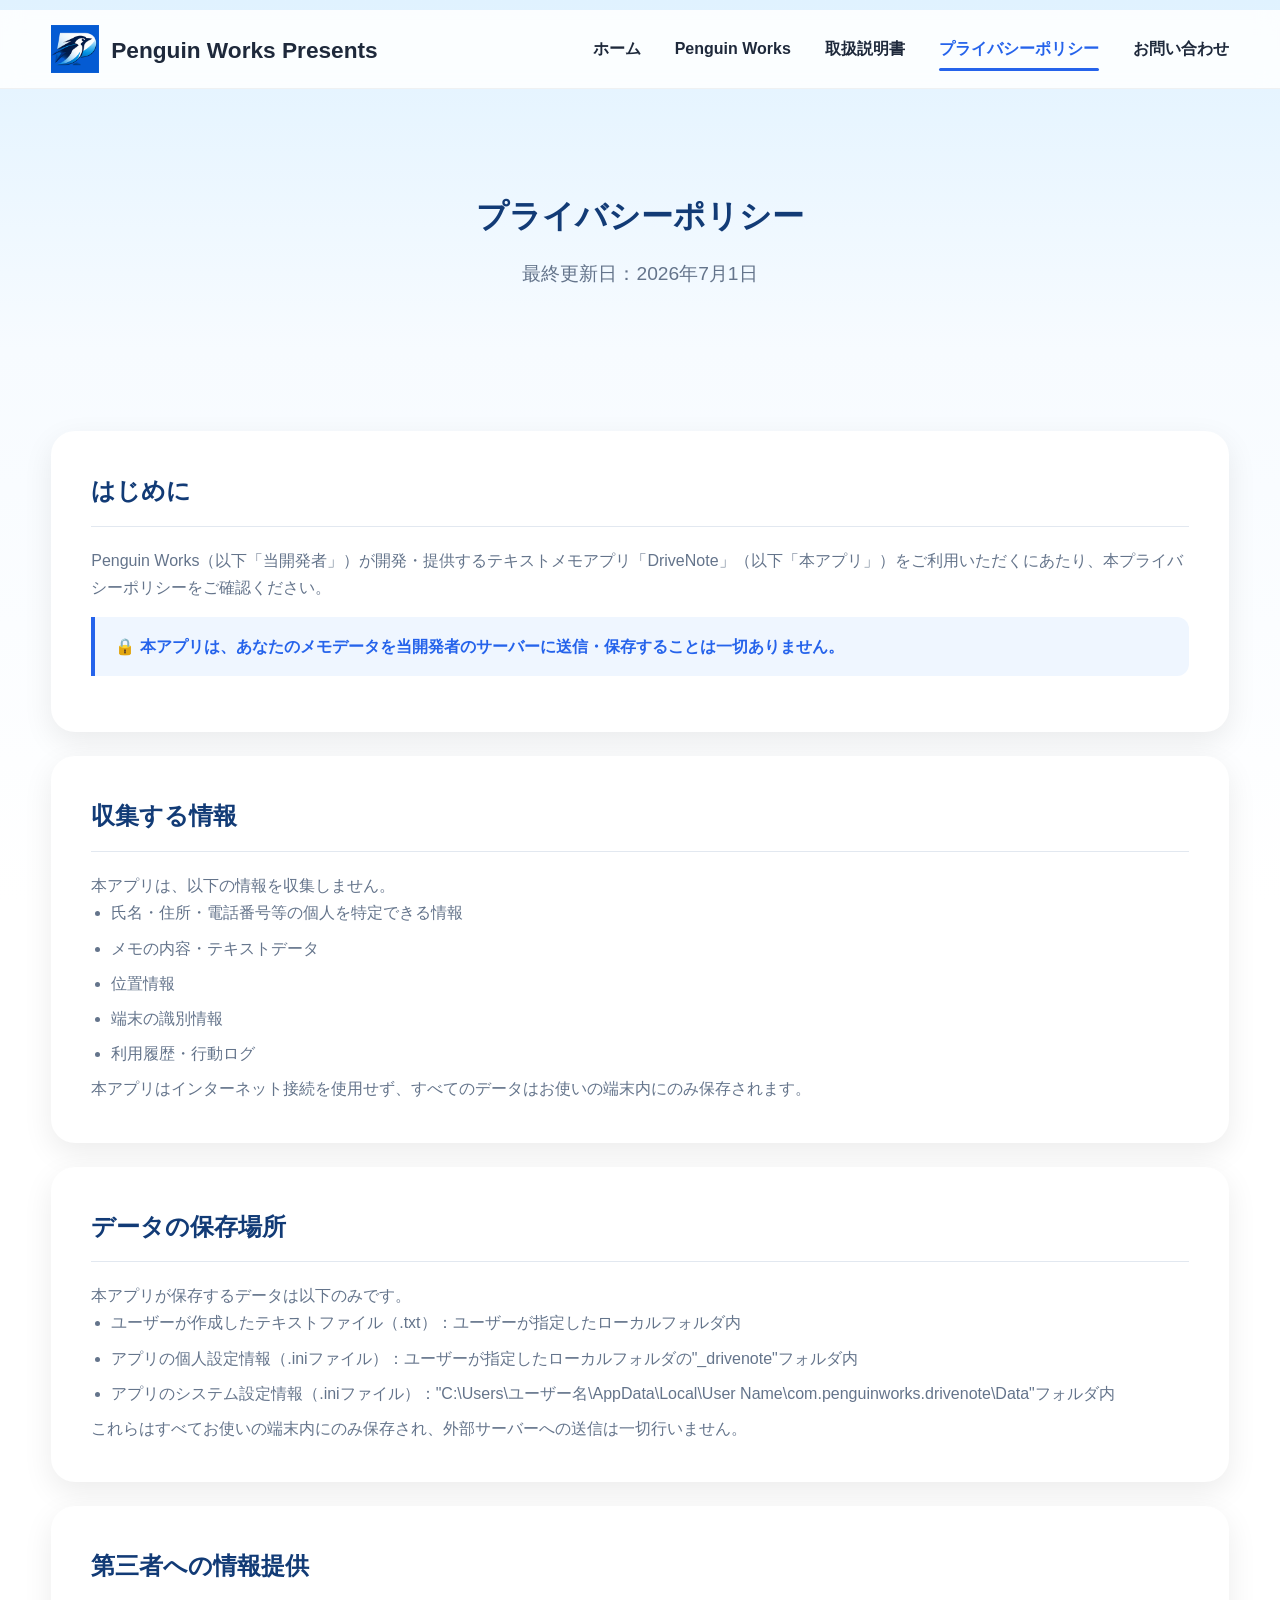
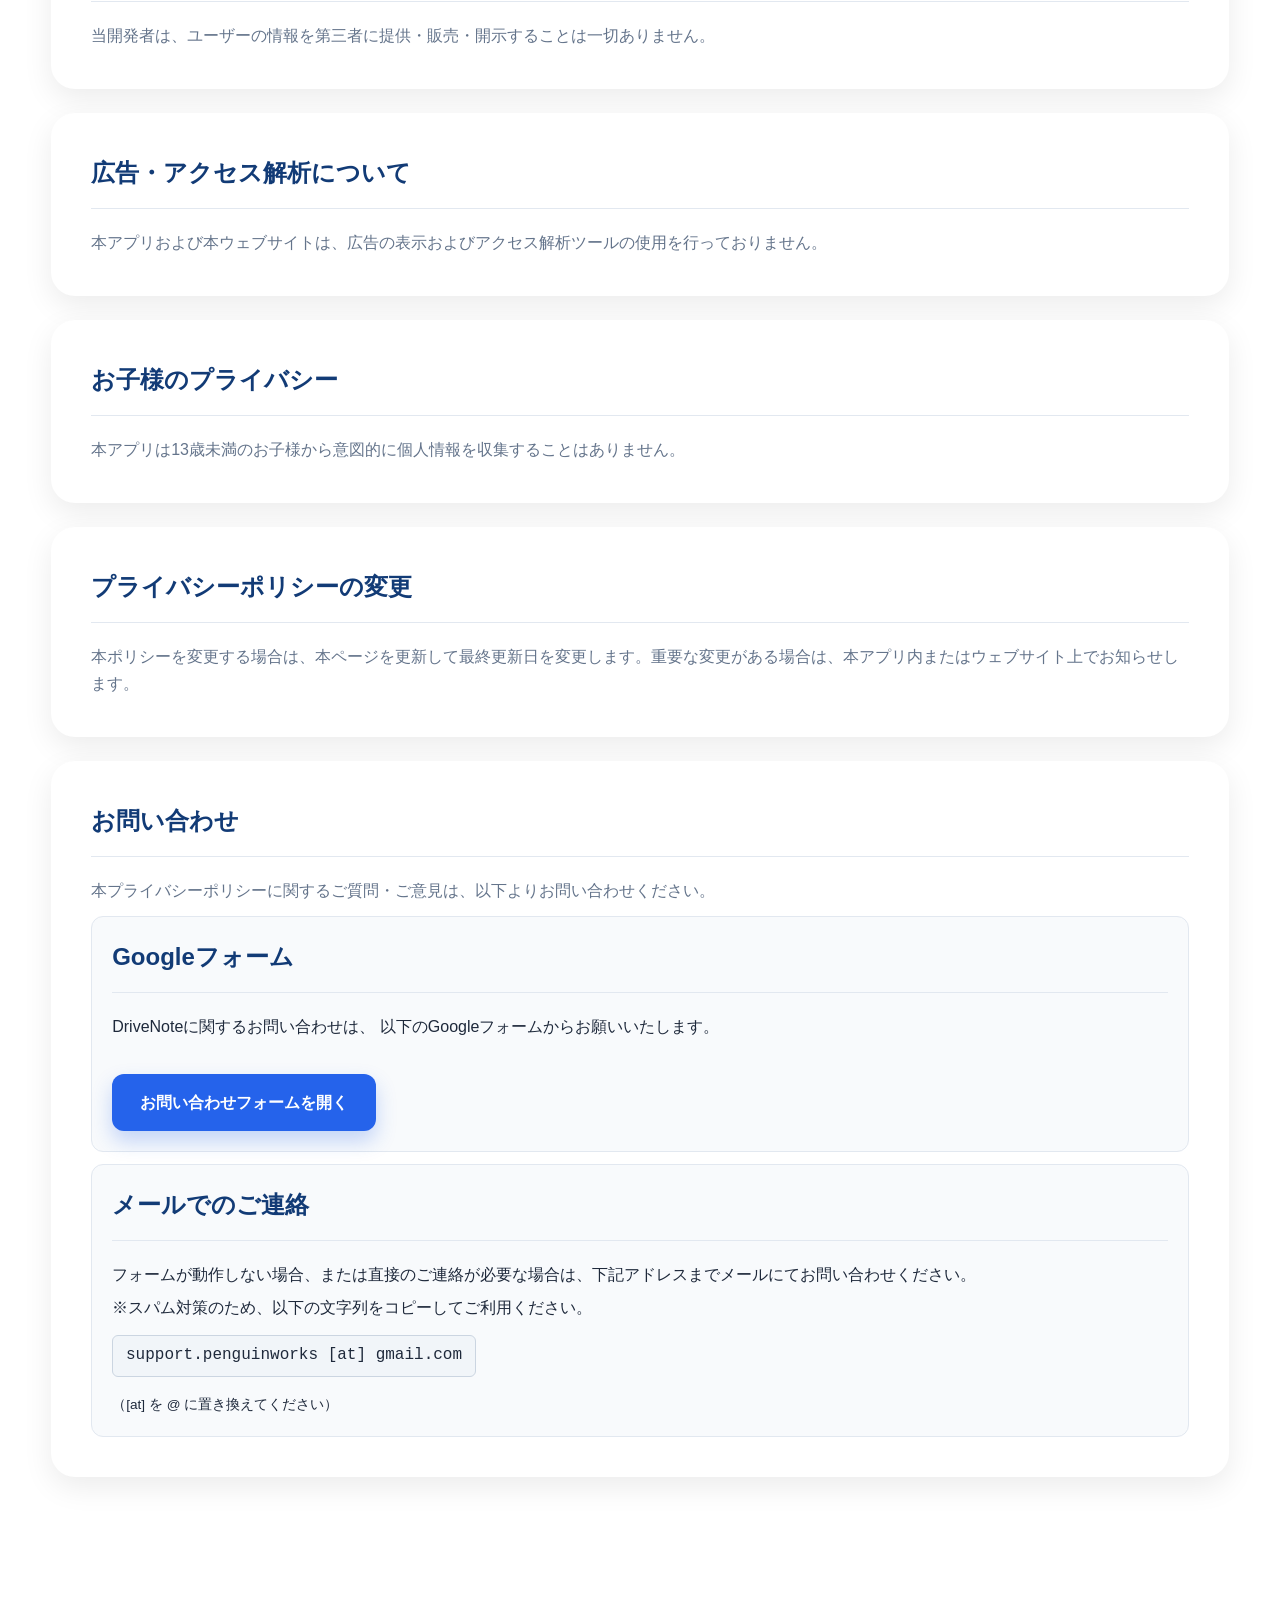
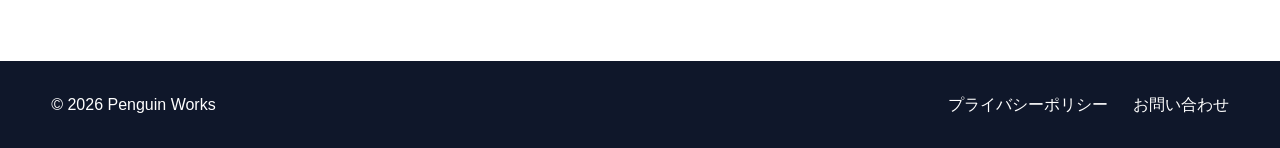
<file: privacy.html>
<!DOCTYPE html>
<html lang="ja">
<head>
    <meta charset="UTF-8">
    <meta name="viewport" content="width=device-width, initial-scale=1.0">
    <title>プライバシーポリシー | DriveNote</title>
    <link rel="stylesheet" href="styles.css">
    <link rel="icon" href="/images/favicon.ico" sizes="any">
    <link rel="icon" type="image/png" sizes="16x16" href="/images/favicon-16x16.png">
    <link rel="icon" type="image/png" sizes="32x32" href="/images/favicon-32x32.png">
    <link rel="icon" type="image/png" sizes="48x48" href="/images/favicon-48x48.png">
    <link rel="icon" type="image/png" sizes="96x96" href="/images/favicon-96x96.png">
    <link rel="icon" type="image/png" sizes="192x192" href="/images/favicon-192x192.png">
    <link rel="apple-touch-icon" sizes="180x180" href="/images/apple-touch-icon.png">
    <script src="script.js" defer></script>
    <script src="script.js" defer></script>
</head>
<body>

<header>
    <div class="container nav">
        <a href="index.html" class="logo">
            <img src="images/Penguin Works LogoS.png" alt="Penguin Works Presents">
            <span><small>Penguin Works Presents</small></span>
        </a>
        <nav>
            <a href="index.html">ホーム</a>
            <a href="about.html">Penguin Works</a>
            <a href="manual.html">取扱説明書</a>
            <a href="privacy.html" class="active">プライバシーポリシー</a>
            <a href="contact.html">お問い合わせ</a>
        </nav>
    </div>
</header>

<main>
    <section class="page-hero">
        <div class="container">
            <h1>プライバシーポリシー</h1>
            <p class="lead">最終更新日：2026年7月1日</p>
        </div>
    </section>

    <section>
        <div class="container">

            <div class="content-card">
                <h2>はじめに</h2>
                <p>Penguin Works（以下「当開発者」）が開発・提供するテキストメモアプリ「DriveNote」（以下「本アプリ」）をご利用いただくにあたり、本プライバシーポリシーをご確認ください。</p>
                <div class="highlight-box">
                    <p>🔒 本アプリは、あなたのメモデータを当開発者のサーバーに送信・保存することは一切ありません。</p>
                </div>
            </div>

            <div class="content-card">
                <h2>収集する情報</h2>
                <p>本アプリは、以下の情報を収集しません。</p>
                <ul>
                    <li>氏名・住所・電話番号等の個人を特定できる情報</li>
                    <li>メモの内容・テキストデータ</li>
                    <li>位置情報</li>
                    <li>端末の識別情報</li>
                    <li>利用履歴・行動ログ</li>
                </ul>
                <p>本アプリはインターネット接続を使用せず、すべてのデータはお使いの端末内にのみ保存されます。</p>
            </div>

            <div class="content-card">
                <h2>データの保存場所</h2>
                <p>本アプリが保存するデータは以下のみです。</p>
                <ul>
                    <li>ユーザーが作成したテキストファイル（.txt）：ユーザーが指定したローカルフォルダ内</li>
                    <li>アプリの個人設定情報（.iniファイル）：ユーザーが指定したローカルフォルダの"_drivenote"フォルダ内</li>
                    <li>アプリのシステム設定情報（.iniファイル）："C:\Users\ユーザー名\AppData\Local\User Name\com.penguinworks.drivenote\Data"フォルダ内</li>
                </ul>
                <p>これらはすべてお使いの端末内にのみ保存され、外部サーバーへの送信は一切行いません。</p>
            </div>

            <div class="content-card">
                <h2>第三者への情報提供</h2>
                <p>当開発者は、ユーザーの情報を第三者に提供・販売・開示することは一切ありません。</p>
            </div>

            <div class="content-card">
                <h2>広告・アクセス解析について</h2>
                <p>本アプリおよび本ウェブサイトは、広告の表示およびアクセス解析ツールの使用を行っておりません。</p>
            </div>

            <div class="content-card">
                <h2>お子様のプライバシー</h2>
                <p>本アプリは13歳未満のお子様から意図的に個人情報を収集することはありません。</p>
            </div>

            <div class="content-card">
                <h2>プライバシーポリシーの変更</h2>
                <p>本ポリシーを変更する場合は、本ページを更新して最終更新日を変更します。重要な変更がある場合は、本アプリ内またはウェブサイト上でお知らせします。</p>
            </div>

            <div class="content-card">
                <h2>お問い合わせ</h2>
                <p>本プライバシーポリシーに関するご質問・ご意見は、以下よりお問い合わせください。</p>



                <div class="contact-info">
            <h2>Googleフォーム</h2>
            <p>
                DriveNoteに関するお問い合わせは、
                以下のGoogleフォームからお願いいたします。
            </p>
            <br>
            <a href="https://forms.gle/235obKqL4MrqfbVZ7" target="_blank" rel="noopener noreferrer" class="btn btn-primary">
                お問い合わせフォームを開く
            </a>
        </div>

                <div class="contact-info">
                <h2>メールでのご連絡</h2>
                <p>フォームが動作しない場合、または直接のご連絡が必要な場合は、下記アドレスまでメールにてお問い合わせください。</p>
                <p>※スパム対策のため、以下の文字列をコピーしてご利用ください。</p>
                <div class="email-display">support.penguinworks [at] gmail.com</div>
                <p style="font-size: 0.85rem; margin-top: 0.5rem;">（[at] を @ に置き換えてください）</p>
                </div>
            </div>
        </div>
    </section>
</main>

<footer>
    <div class="container footer-content">
        <p>© 2026 Penguin Works</p>
        <div>
            <a href="privacy.html">プライバシーポリシー</a>
            <a href="contact.html">お問い合わせ</a>
        </div>
    </div>
</footer>

</body>
</html>
</file>
<file: styles.css>
/* =====================================
   DriveNote Official Website
   styles.css (完全統合版)
===================================== */

* {
    margin: 0;
    padding: 0;
    box-sizing: border-box;
}

:root {
    --primary: #2563eb;
    --primary-light: #60a5fa;
    --text: #1e293b;
    --text-light: #64748b;
    --card-bg: #ffffff;
    --shadow: 0 10px 30px rgba(0, 0, 0, .08);
    --shadow-large: 0 20px 50px rgba(0, 0, 0, .12);
}

html {
    scroll-behavior: smooth;
}

body {
    font-family: "Segoe UI", "Yu Gothic UI", sans-serif;
    color: var(--text);
    background: linear-gradient(to bottom, #e0f2ff 0%, #f7fbff 350px, #ffffff 900px);
    line-height: 1.7;
    overflow-x: hidden;
    
    /* 復元: 画面上部の青い余白（10px） */
    padding-top: 10px; 
}

/* ==========================
   Container
========================== */
.container {
    width: min(1200px, 92%);
    margin: auto;
}

/* ==========================
   Header
========================== */
header {
    position: sticky;
    top: 0;
    z-index: 1000;
    backdrop-filter: blur(10px);
    background: rgba(255,255,255,.85);
    border-bottom: 1px solid rgba(0,0,0,.05);
    
    /* 修正: スクロール時の滑らかなアニメーション */
    transition: transform 0.3s ease-in-out; 
}

/* スクロール時にJSから付与される隠しクラス */
.header-hidden {
    transform: translateY(-100%);
}

.nav {
    height: 78px;
    display: flex;
    justify-content: space-between;
    align-items: center;
}

.logo {
    display: flex;
    align-items: center;
    gap: 12px;
    text-decoration: none;
    color: var(--text);
    font-size: 1.7rem;
    font-weight: 700;
}

.logo img {
    width: 48px;
    height: 48px;
}

nav {
    display: flex;
    gap: 34px;
}

nav a {
    text-decoration: none;
    color: var(--text);
    font-weight: 600;
    transition: .2s;
}

nav a:hover {
    color: var(--primary);
}

nav a.active {
    color: var(--primary);
    position: relative;
}

nav a.active::after {
    content: "";
    position: absolute;
    left: 0;
    bottom: -8px;
    width: 100%;
    height: 3px;
    border-radius: 3px;
    background: var(--primary);
}

/* ==========================
   Hero
========================== */
.hero {
    position: relative;
    /* 修正: 文字の上の余白を詰めてスタイリッシュに（上が40px） */
    padding: 40px 0 140px; 
    overflow: hidden;
}

/* 雲風 */
.hero::before {
    content: "";
    position: absolute;
    width: 600px;
    height: 600px;
    left: -250px;
    top: -120px;
    border-radius: 50%;
    background: rgba(255,255,255,.45);
    filter: blur(60px);
}

.hero::after {
    content: "";
    position: absolute;
    width: 500px;
    height: 500px;
    right: -150px;
    top: -50px;
    border-radius: 50%;
    background: rgba(255,255,255,.35);
    filter: blur(50px);
}

.hero-grid {
    position: relative;
    z-index: 10;
    display: grid;
    grid-template-columns: 1fr 1fr;
    gap: 60px;
    align-items: center;
}

.hero-tag {
    color: var(--primary);
    font-weight: 700;
    margin-bottom: 20px;
}

.hero h1 {
    font-size: clamp(1.8rem, 6vw, 4rem);
    line-height: 1.05;
    color: #123b76;
    margin-bottom: 10px;
}

.hero-catch {
    font-size: clamp(1.4rem, 5vw, 2.2rem);
    color: #123b76;
    font-weight: 700;
    margin-bottom: 25px;
    line-height: 1.4;
}

.hero-sub {
    font-size: clamp(1.6rem, 5vw, 2.2rem);
    font-weight: 700;
    color: var(--primary);
    margin-bottom: 20px;
}

.hero-desc {
    color: var(--text-light);
    margin-bottom: 35px;
    font-size: 1.1rem;
}

.store-buttons {
    display: flex;
    flex-wrap: wrap;
    gap: 16px;
    margin-bottom: 20px;
}

.btn {
    display: inline-flex;
    align-items: center;
    justify-content: center;
    padding: 15px 28px;
    border-radius: 12px;
    text-decoration: none;
    font-weight: 700;
    transition: .25s;
}

.btn:hover {
    transform: translateY(-2px);
}

.btn-primary {
    background: var(--primary);
    color: white;
    box-shadow: 0 10px 20px rgba(37,99,235,.25);
}

.btn-secondary {
    background: white;
    color: var(--text);
    border: 1px solid #dbe4ef;
}

.privacy-note {
    color: var(--text-light);
    font-size: .95rem;
}

/* ==========================
   Hero Image
========================== */
.hero-image {
    position: relative;
}

.main-screen {
    width: 100%;
    border-radius: 18px;
    box-shadow: var(--shadow-large);
}

.floating-folder {
    position: absolute;
    width: 180px;
    bottom: -35px;
    left: 30px;
    filter: drop-shadow(0 10px 20px rgba(0,0,0,.2));
}

.floating-note {
    position: absolute;
    width: 160px;
    bottom: -25px;
    left: 190px;
    filter: drop-shadow(0 10px 20px rgba(0,0,0,.2));
}

/* ==========================
   Section
========================== */
section {
    padding: 80px 0;
}

section h2 {
    text-align: center;
    margin-bottom: 50px;
    font-size: 2.3rem;
    color: #123b76;
}

/* ==========================
   Feature Cards
========================== */
.feature-grid {
    display: grid;
    grid-template-columns: repeat(4, 1fr);
    gap: 25px;
}

.feature-card {
    background: white;
    border-radius: 22px;
    padding: 35px 25px;
    text-align: center;
    box-shadow: var(--shadow);
    transition: .25s;
}

.feature-card:hover {
    transform: translateY(-6px);
}

.feature-card img {
    width: 72px;
    margin-bottom: 15px;
}

.feature-icon {
    font-size: 3rem;
    margin-bottom: 15px;
}

.feature-card h3 {
    margin-bottom: 12px;
}

.feature-card p {
    color: var(--text-light);
}

/* ==========================
   Screenshots
========================== */
.screenshot-grid {
    display: grid;
    grid-template-columns: repeat(3, 1fr);
    gap: 30px;
}

.screenshot-grid figure {
    text-align: center;
}

.screenshot-grid img {
    width: 100%;
    border-radius: 16px;
    box-shadow: var(--shadow);
}

.screenshot-grid figcaption {
    margin-top: 12px;
    color: var(--text-light);
}

/* ==========================
   Penguin Works
========================== */
.penguin-card {
    background: linear-gradient(135deg, #f5faff, #ffffff);
    border-radius: 24px;
    padding: 40px;
    display: grid;
    grid-template-columns: 220px 1fr auto;
    align-items: center;
    gap: 30px;
    box-shadow: var(--shadow);
}

.penguin-card img {
    width: 180px;
}

.slogan {
    color: var(--primary);
    font-weight: 700;
    margin-bottom: 12px;
}

/* ==========================
   Sub Pages
========================== */
.page-hero {
    text-align: center;
    padding: 100px 0 60px;
}

.page-hero h1 {
    font-size: 2.0rem;
    color: #123b76;
    margin-bottom: 15px;
}

.lead {
    color: #64748b;
    font-size: 1.2rem;
}

.about-logo {
    width: 180px;
    margin-bottom: 25px;
}

.content-card {
    background: white;
    border-radius: 24px;
    padding: 40px;
    box-shadow: var(--shadow);
    margin-bottom: 30px;
}

.content-card h2 {
    text-align: left;
    margin-bottom: 20px;
    font-size: 1.5rem;
}

.content-card p,
.content-card li {
    color: var(--text-light);
}

.content-card ul {
    padding-left: 20px;
}

.email-display {
    display: inline-block;
    background-color: #f1f5f9;
    color: var(--text);
    padding: 0.4rem 0.8rem;
    border-radius: 6px;
    border: 1px solid #cbd5e1;
    font-family: "Courier New", Courier, monospace;
    font-size: 1rem;
    margin-top: 0.5rem;
    margin-bottom: 0.5rem;
}

/* ==========================
   Privacy Policy Blocks
========================== */
.content-card {
    margin-bottom: 24px;
}

.content-card h2 {
    padding-bottom: 14px;
    border-bottom: 1px solid #e2e8f0;
}

.content-card ul li {
    margin-bottom: 8px;
}

.highlight-box {
    background: #eff6ff;
    border-left: 4px solid var(--primary);
    padding: 16px 20px;
    border-radius: 0 12px 12px 0;
    margin: 16px 0;
}

.highlight-box p {
    color: var(--primary);
    font-weight: 700;
    margin: 0;
}

.contact-info {
    background: #f8fafc;
    border: 1px solid #e2e8f0;
    border-radius: 12px;
    padding: 20px;
    margin-top: 12px;
}

.contact-info p {
    color: var(--text);
    margin-bottom: 6px;
}

.contact-info p:last-child {
    margin-bottom: 0;
}

.contact-info a {
    color: var(--primary);
    font-weight: 600;
}

.contact-info a.btn-primary {
    color: white;
}

/* ==========================
   Footer
========================== */
footer {
    margin-top: 80px;
    background: #0f172a;
    color: white;
}

.footer-content {
    display: flex;
    justify-content: space-between;
    align-items: center;
    padding: 30px 0;
}

.footer-content a {
    color: white;
    text-decoration: none;
    margin-left: 20px;
}

/* ==========================
   Mobile
========================== */
@media (max-width: 768px) {
    body {
/*        padding-top: 0;*/ /* スマホ時は画面を広く使うため上部の青い余白を消す */
    }

    .nav {
        flex-direction: column;
        justify-content: center;
        height: auto;
        padding-top: 10px;
    }

    nav {
        display: flex;
        flex-direction: column;
        align-items: center;
        gap: 0;
        width: 100%;
        background: transparent;
        padding: 10px 0;
        border-bottom: none;
    }

    nav a {
        display: block;
        width: 100%;
        text-align: center;
        padding: 12px 24px;
        font-size: 1rem;
        border-bottom: 1px solid rgba(0,0,0,.05);
    }
    
    nav a.active::after {
        display: none;
    }

    main {
        padding-top: 10px; 
    }

    .hero {
        padding-top: 30px;
    }

    .hero-grid {
        grid-template-columns: 1fr;
        gap: 40px;
    }

    .hero h1 {
        font-size: 3rem;
        margin-bottom: 10px;
    }

    .hero-sub {
        font-size: 1.4rem;
    }

    .feature-grid,
    .screenshot-grid {
        grid-template-columns: 1fr;
    }

    .store-buttons {
        flex-direction: column;
    }

    .penguin-card {
        grid-template-columns: 1fr;
        text-align: center;
        overflow: hidden;
    }

    .penguin-card img {
        margin: 0 auto;
    }

    .floating-folder,
    .floating-note {
        display: none;
    }

    .footer-content {
        flex-direction: column;
        gap: 15px;
        text-align: center;
    }
}

/* ===================================================
   DriveNote Manual Page Specific Styles (完全統合)
   =================================================== */
.toc-card {
    background-color: #f8fafc;
    border-left: 4px solid var(--primary);
}
.toc-list {
    list-style: none;
    padding-left: 0 !important;
    display: grid;
    grid-template-columns: repeat(auto-fit, minmax(280px, 1fr));
    gap: 12px;
    margin-top: 15px;
}
.toc-list a {
    color: var(--primary);
    text-decoration: none;
    font-weight: 600;
    font-size: 0.95rem;
    transition: color 0.2s;
}
.toc-list a:hover {
    color: var(--primary-light);
    text-decoration: underline;
}
.manual-section {
    margin-bottom: 10px;
}
.manual-section h3 {
    margin-top: 25px;
    margin-bottom: 12px;
    font-size: 1.25rem;
    color: #123b76;
    border-left: 3px solid var(--primary-light);
    padding-left: 10px;
}
.custom-table-container {
    overflow-x: auto;
    margin: 20px 0;
    border: 1px solid #cbd5e1;
    border-radius: 8px;
}
.manual-table {
    width: 100%;
    border-collapse: collapse;
    font-size: 0.9rem;
    min-width: 500px;
}
.manual-table th, .manual-table td {
    padding: 10px 14px;
    text-align: left;
    border-bottom: 1px solid #cbd5e1;
}
.manual-table th {
    background-color: #f1f5f9;
    color: var(--text);
    font-weight: 700;
    border-bottom: 2px solid #cbd5e1;
}
.manual-table tr:nth-child(even) {
    background-color: #f8fafc;
}
.manual-table tr:last-child td {
    border-bottom: none;
}
.code-inline {
    background-color: #f1f5f9;
    color: #e11d48;
    padding: 2px 6px;
    border-radius: 4px;
    font-family: Consolas, Monaco, monospace;
    font-size: 0.9em;
}
.list-styled {
    list-style-type: disc;
    padding-left: 20px;
    margin: 15px 0;
}
.list-styled li {
    margin-bottom: 8px;
    color: var(--text-light);
}
.warning-details {
    padding-left: 20px;
    margin-bottom: 20px;
    color: var(--text-light);
}
.warning-details ul {
    list-style-type: disc;
}
.warning-details ul li {
    margin-bottom: 8px;
}
.warning-details ul ul {
    padding-left: 20px;
    margin-top: 6px;
    list-style-type: circle;
}
.warning-details ul ul li {
    margin-bottom: 4px;
}
</file>
